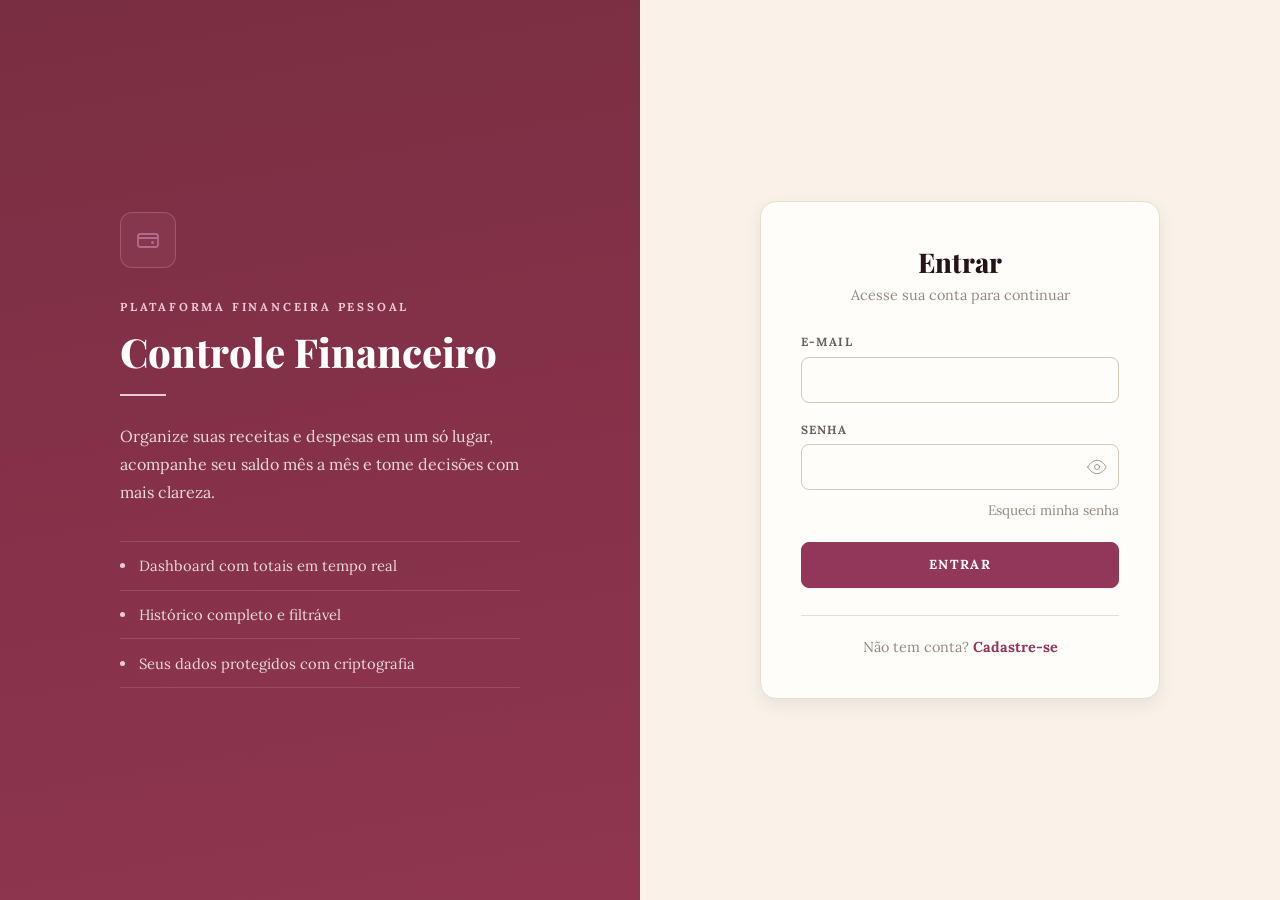
<file: controle-financeiro/target/classes/static/index.html>
<!DOCTYPE html>
<html lang="pt-BR">
<head>
    <meta charset="UTF-8">
    <meta name="viewport" content="width=device-width, initial-scale=1.0">
    <title>Controle Financeiro - Entrar</title>
    <link rel="icon" href="favicon.svg" type="image/svg+xml">
    <link rel="manifest" href="manifest.json">
    <meta name="theme-color" content="#7a2e42">
    <link rel="apple-touch-icon" href="icons/icon-192.png">
    <link rel="preconnect" href="https://fonts.googleapis.com">
    <link rel="stylesheet" href="https://fonts.googleapis.com/css2?family=Playfair+Display:wght@700;800;900&family=Lora:ital,wght@0,400;0,500;0,600;0,700;1,400&family=Courier+Prime:wght@400;700&display=swap">
    <link rel="stylesheet" href="base-style.css">
    <link rel="stylesheet" href="components-style.css">
    <link rel="stylesheet" href="auth-style.css">
</head>
<body>

    <div class="auth-page">

        <!-- PAINEL DE MARCA -->
        <div class="auth-brand">
            <div class="auth-brand-content">
                <div class="auth-brand-logo">
                    <svg viewBox="0 0 24 24" fill="none" stroke="currentColor" stroke-width="1.8" stroke-linecap="round" stroke-linejoin="round"><rect x="2" y="6" width="20" height="13" rx="2.5"/><path d="M2 10h20"/><circle cx="16.5" cy="14.5" r="1.5" fill="currentColor" stroke="none"/></svg>
                </div>
                <span class="auth-brand-eyebrow">Plataforma Financeira Pessoal</span>
                <h1>Controle Financeiro</h1>
                <div class="auth-brand-rule"></div>
                <p>Organize suas receitas e despesas em um só lugar, acompanhe seu saldo mês a mês e tome decisões com mais clareza.</p>
                <ul class="auth-brand-list">
                    <li>Dashboard com totais em tempo real</li>
                    <li>Histórico completo e filtrável</li>
                    <li>Seus dados protegidos com criptografia</li>
                </ul>
            </div>
        </div>

        <!-- PAINEL DE FORMULÁRIOS -->
        <div class="auth-forms">
            <div class="auth-forms-inner">

                <!-- CARD DE LOGIN -->
                <div id="loginBox" class="form-box">
                    <h2>Entrar</h2>
                    <p class="form-subtitle">Acesse sua conta para continuar</p>
                    <form id="loginForm" novalidate>
                        <div class="form-group">
                            <label for="loginEmail">E-mail</label>
                            <input type="email" id="loginEmail" class="form-control" required>
                        </div>
                        <div class="form-group">
                            <label for="loginSenha">Senha</label>
                            <div class="password-field">
                                <input type="password" id="loginSenha" class="form-control" required>
                                <button type="button" class="password-toggle" aria-label="Mostrar senha">
                                    <svg class="eye-open" viewBox="0 0 24 24" fill="none" stroke="currentColor" stroke-linecap="round" stroke-linejoin="round"><path d="M1 12s4-8 11-8 11 8 11 8-4 8-11 8-11-8-11-8z"/><circle cx="12" cy="12" r="3"/></svg>
                                    <svg class="eye-closed" viewBox="0 0 24 24" fill="none" stroke="currentColor" stroke-linecap="round" stroke-linejoin="round"><path d="M17.94 17.94A10.94 10.94 0 0 1 12 20c-7 0-11-8-11-8a21.8 21.8 0 0 1 5.06-6.06M9.9 4.24A10.94 10.94 0 0 1 12 4c7 0 11 8 11 8a21.8 21.8 0 0 1-2.16 3.19m-6.72-1.07a3 3 0 1 1-4.24-4.24"/><line x1="1" y1="1" x2="23" y2="23"/></svg>
                                </button>
                            </div>
                        </div>
                        <div class="forgot-link-container">
                            <a href="#" id="toRecover" class="forgot-link">Esqueci minha senha</a>
                        </div>
                        <button type="submit" class="btn btn-primary">Entrar</button>
                    </form>
                    <p class="form-footer">Não tem conta? <a href="#" id="toRegister">Cadastre-se</a></p>
                </div>

                <!-- CARD DE CADASTRO -->
                <div id="registerBox" class="form-box hidden">
                    <h2>Criar Conta</h2>
                    <p class="form-subtitle">Leva menos de um minuto</p>
                    <form id="registerForm" novalidate>
                        <div class="form-group">
                            <label for="regNome">Nome Completo</label>
                            <input type="text" id="regNome" class="form-control" required>
                        </div>
                        <div class="form-group">
                            <label for="regEmail">E-mail</label>
                            <input type="email" id="regEmail" class="form-control" required>
                        </div>
                        <div class="form-group">
                            <label for="regSenha">Senha</label>
                            <div class="password-field">
                                <input type="password" id="regSenha" class="form-control" required>
                                <button type="button" class="password-toggle" aria-label="Mostrar senha">
                                    <svg class="eye-open" viewBox="0 0 24 24" fill="none" stroke="currentColor" stroke-linecap="round" stroke-linejoin="round"><path d="M1 12s4-8 11-8 11 8 11 8-4 8-11 8-11-8-11-8z"/><circle cx="12" cy="12" r="3"/></svg>
                                    <svg class="eye-closed" viewBox="0 0 24 24" fill="none" stroke="currentColor" stroke-linecap="round" stroke-linejoin="round"><path d="M17.94 17.94A10.94 10.94 0 0 1 12 20c-7 0-11-8-11-8a21.8 21.8 0 0 1 5.06-6.06M9.9 4.24A10.94 10.94 0 0 1 12 4c7 0 11 8 11 8a21.8 21.8 0 0 1-2.16 3.19m-6.72-1.07a3 3 0 1 1-4.24-4.24"/><line x1="1" y1="1" x2="23" y2="23"/></svg>
                                </button>
                            </div>
                            <!-- Checklist de requisitos injetado via JS logo abaixo -->
                        </div>
                        <button type="submit" class="btn btn-primary">Cadastrar</button>
                    </form>
                    <p class="form-footer">Já tem conta? <a href="#" id="toLogin">Entrar</a></p>
                </div>

                <!-- CARD DE RECUPERAÇÃO DE SENHA -->
                <div id="recoverBox" class="form-box hidden">
                    <h2>Recuperar Senha</h2>
                    <p class="form-subtitle">Informe seu e-mail para receber um link de redefinição</p>
                    <form id="recoverForm" novalidate>
                        <div class="form-group">
                            <label for="recEmail">E-mail</label>
                            <input type="email" id="recEmail" class="form-control" required>
                        </div>
                        <button type="submit" class="btn btn-primary">Enviar link de redefinição</button>
                    </form>
                    <p class="form-footer"><a href="#" id="backToLoginFromRecover">Voltar para o login</a></p>
                </div>

            </div>
        </div>
    </div>

    <!-- Modal de notificação (sucesso/erro) -->
    <div id="notificationModal" class="modal-overlay hidden">
        <div class="modal-box">
            <h3 id="modalTitle">Aviso</h3>
            <p id="modalMessage">...</p>
            <div class="modal-buttons">
                <button id="modalCloseBtn" class="btn btn-primary">Ok</button>
            </div>
        </div>
    </div>

    <script src="config.js"></script>
    <script src="api-client.js"></script>
    <script src="password-rules.js"></script>
    <script src="auth-script.js"></script>
</body>
</html>
</file>
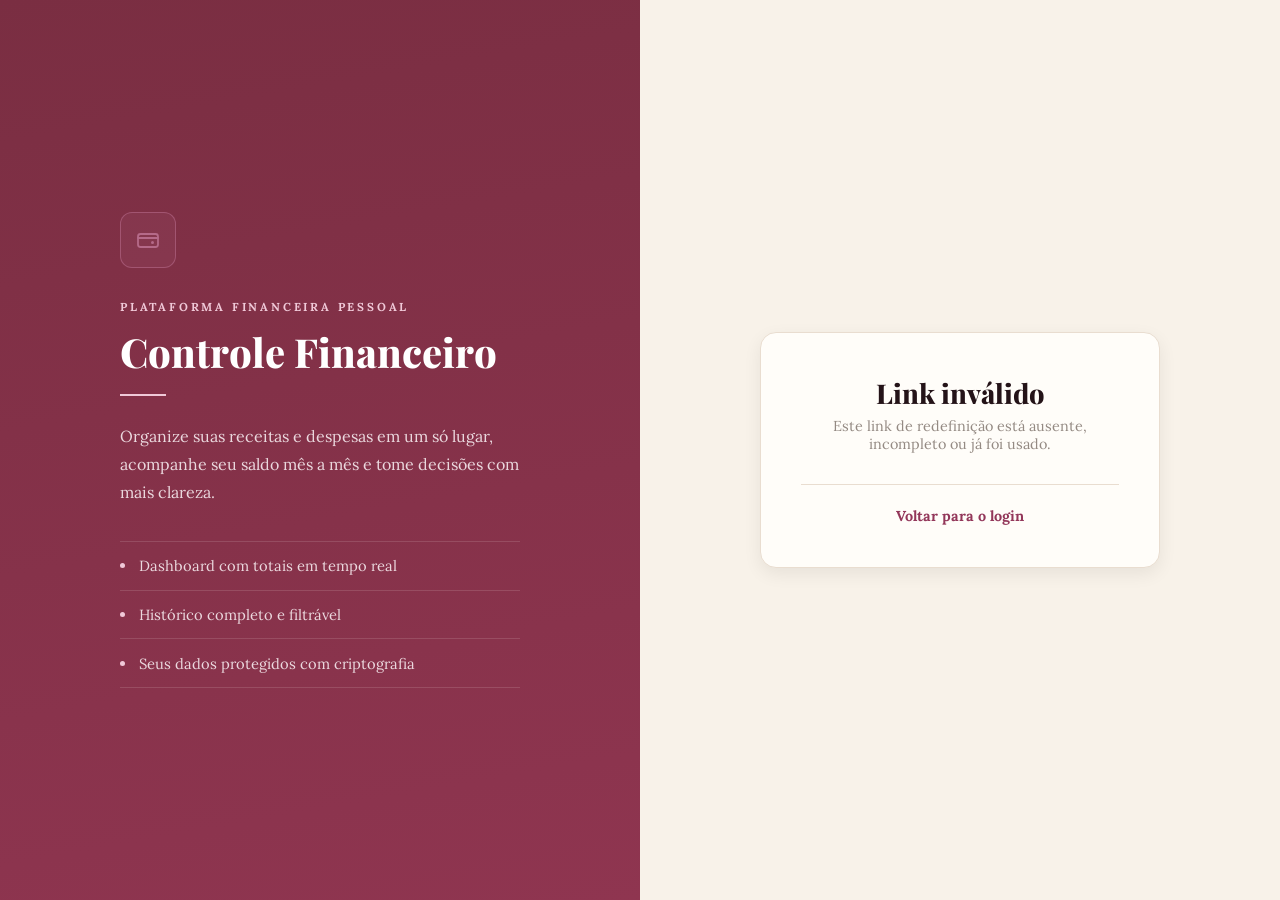
<file: controle-financeiro/target/classes/static/redefinir-senha.html>
<!DOCTYPE html>
<html lang="pt-BR">
<head>
    <meta charset="UTF-8">
    <meta name="viewport" content="width=device-width, initial-scale=1.0">
    <title>Controle Financeiro - Redefinir Senha</title>
    <link rel="icon" href="favicon.svg" type="image/svg+xml">
    <link rel="manifest" href="manifest.json">
    <meta name="theme-color" content="#7a2e42">
    <link rel="apple-touch-icon" href="icons/icon-192.png">
    <link rel="preconnect" href="https://fonts.googleapis.com">
    <link rel="stylesheet" href="https://fonts.googleapis.com/css2?family=Playfair+Display:wght@700;800;900&family=Lora:ital,wght@0,400;0,500;0,600;0,700;1,400&family=Courier+Prime:wght@400;700&display=swap">
    <link rel="stylesheet" href="base-style.css">
    <link rel="stylesheet" href="components-style.css">
    <link rel="stylesheet" href="auth-style.css">
</head>
<body>

    <div class="auth-page">

        <!-- PAINEL DE MARCA -->
        <div class="auth-brand">
            <div class="auth-brand-content">
                <div class="auth-brand-logo">
                    <svg viewBox="0 0 24 24" fill="none" stroke="currentColor" stroke-width="1.8" stroke-linecap="round" stroke-linejoin="round"><rect x="2" y="6" width="20" height="13" rx="2.5"/><path d="M2 10h20"/><circle cx="16.5" cy="14.5" r="1.5" fill="currentColor" stroke="none"/></svg>
                </div>
                <span class="auth-brand-eyebrow">Plataforma Financeira Pessoal</span>
                <h1>Controle Financeiro</h1>
                <div class="auth-brand-rule"></div>
                <p>Organize suas receitas e despesas em um só lugar, acompanhe seu saldo mês a mês e tome decisões com mais clareza.</p>
                <ul class="auth-brand-list">
                    <li>Dashboard com totais em tempo real</li>
                    <li>Histórico completo e filtrável</li>
                    <li>Seus dados protegidos com criptografia</li>
                </ul>
            </div>
        </div>

        <!-- PAINEL DE FORMULÁRIO -->
        <div class="auth-forms">
            <div class="auth-forms-inner">

                <div id="redefinirBox" class="form-box">
                    <h2>Nova Senha</h2>
                    <p class="form-subtitle">Escolha uma nova senha para sua conta</p>
                    <form id="redefinirForm" novalidate>
                        <div class="form-group">
                            <label for="novaSenha">Nova Senha</label>
                            <div class="password-field">
                                <input type="password" id="novaSenha" class="form-control" required>
                                <button type="button" class="password-toggle" aria-label="Mostrar senha">
                                    <svg class="eye-open" viewBox="0 0 24 24" fill="none" stroke="currentColor" stroke-linecap="round" stroke-linejoin="round"><path d="M1 12s4-8 11-8 11 8 11 8-4 8-11 8-11-8-11-8z"/><circle cx="12" cy="12" r="3"/></svg>
                                    <svg class="eye-closed" viewBox="0 0 24 24" fill="none" stroke="currentColor" stroke-linecap="round" stroke-linejoin="round"><path d="M17.94 17.94A10.94 10.94 0 0 1 12 20c-7 0-11-8-11-8a21.8 21.8 0 0 1 5.06-6.06M9.9 4.24A10.94 10.94 0 0 1 12 4c7 0 11 8 11 8a21.8 21.8 0 0 1-2.16 3.19m-6.72-1.07a3 3 0 1 1-4.24-4.24"/><line x1="1" y1="1" x2="23" y2="23"/></svg>
                                </button>
                            </div>
                        </div>
                        <button type="submit" class="btn btn-primary">Redefinir Senha</button>
                    </form>
                    <p class="form-footer"><a href="index.html">Voltar para o login</a></p>
                </div>

                <div id="linkInvalidoBox" class="form-box hidden">
                    <h2>Link inválido</h2>
                    <p class="form-subtitle">Este link de redefinição está ausente, incompleto ou já foi usado.</p>
                    <p class="form-footer"><a href="index.html">Voltar para o login</a></p>
                </div>

            </div>
        </div>

    </div>

    <!-- Modal de avisos (mesmo padrão usado no restante do sistema) -->
    <div id="notificationModal" class="modal-overlay hidden">
        <div class="modal-box">
            <h3 id="modalTitle">Aviso</h3>
            <p id="modalMessage">...</p>
            <div class="modal-buttons">
                <button id="modalCloseBtn" class="btn btn-primary">Ok</button>
            </div>
        </div>
    </div>

    <script src="config.js"></script>
    <script src="api-client.js"></script>
    <script src="password-rules.js"></script>
    <script src="redefinir-senha-script.js"></script>
</body>
</html>
</file>
<file: controle-financeiro/target/classes/static/base-style.css>
/* =======================================================
   DESIGN SYSTEM — CONTROLE FINANCEIRO
   ======================================================= */

:root {
    /* Paleta base — creme suave, quente e macio */
    --color-bg: #f8f2e9;
    --color-surface: #fffdf9;
    --color-border: #e9ddd0;
    --color-border-strong: #d8c8b6;

    /* Texto — quase preto, com leve fundo de vinho */
    --color-text: #241318;
    --color-text-muted: #6b5f5a;
    --color-text-soft: #948a83;

    /* Tinta — tons de vinho mais claros, para os degradês de marca */
    --color-ink: #7a2e42;
    --color-ink-bridge: #8f3550;

    /* Cor de marca (ações primárias) e cor de destaque secundária */
    --color-primary: #93375a;
    --color-primary-hover: #7c2a49;
    --color-primary-soft: #f4e3ea;

    --color-accent: #b56a89;
    --color-accent-hover: #a0567a;
    --color-accent-soft: #f8ecf1;
    --color-accent-on-dark: #f0c9d8;

    /* Feedback — harmonizados com o vinho e o creme */
    --color-success: #4b6b45;
    --color-success-dark: #37502f;
    --color-success-soft: #e8ede2;

    --color-danger: #a8402c;
    --color-danger-dark: #832f20;
    --color-danger-soft: #f5e2dc;

    /* Estrutura — cantos discretos */
    --radius-sm: 8px;
    --radius-md: 12px;
    --radius-lg: 16px;

    --shadow-sm: 0 1px 2px rgba(20, 20, 18, 0.05);
    --shadow-md: 0 6px 18px rgba(20, 20, 18, 0.07);
    --shadow-lg: 0 20px 45px rgba(20, 20, 18, 0.14);

    /* Tipografia — serifada, editorial, atemporal */
    --font-display: 'Playfair Display', Georgia, 'Times New Roman', serif;
    --font-base: 'Lora', Georgia, 'Times New Roman', serif;
    --font-mono: 'Courier Prime', 'Courier New', monospace;
}

* {
    margin: 0;
    padding: 0;
    box-sizing: border-box;
    font-family: var(--font-base);
}

body {
    background-color: var(--color-bg);
    color: var(--color-text);
}

h1, h2, h3 {
    font-family: var(--font-display);
}

a {
    color: var(--color-text);
}

.hidden {
    display: none !important;
}

/* Barra de rolagem*/
::-webkit-scrollbar { width: 10px; }
::-webkit-scrollbar-track { background: transparent; }
::-webkit-scrollbar-thumb { background: var(--color-border-strong); border-radius: 10px; }
</file>
<file: controle-financeiro/target/classes/static/components-style.css>
/* =======================================================
   🧩 COMPONENTES REUTILIZÁVEIS
   Botões, inputs, modais, alertas e checklist de senha —
   usados tanto no login/cadastro quanto no painel.
   Vintage editorial + cantos macios + cor viva.
   ======================================================= */

/* ---------- Formulários ---------- */
.form-group {
    margin-bottom: 1.2rem;
    text-align: left;
}

.form-group label {
    display: block;
    margin-bottom: 0.45rem;
    font-size: 0.74rem;
    font-weight: 700;
    color: var(--color-text-muted);
    text-transform: uppercase;
    letter-spacing: 1.1px;
}

.form-control {
    width: 100%;
    height: 46px;
    padding: 0 0.9rem;
    border-radius: var(--radius-sm);
    border: 1.5px solid var(--color-border-strong);
    background-color: var(--color-surface);
    color: var(--color-text);
    font-family: var(--font-base);
    font-size: 0.95rem;
    outline: none;
    transition: border-color 0.15s ease, box-shadow 0.15s ease;
}

.form-control:focus {
    border-color: var(--color-accent);
    box-shadow: 0 0 0 3px var(--color-accent-soft);
}

textarea.form-control {
    height: auto;
    padding: 0.7rem 0.9rem;
}

/* Campo de senha com botão de mostrar/ocultar */
.password-field {
    position: relative;
}

.password-field .form-control {
    padding-right: 2.8rem;
}

.password-toggle {
    position: absolute;
    top: 0;
    right: 0;
    height: 46px;
    width: 2.8rem;
    display: flex;
    align-items: center;
    justify-content: center;
    background: none;
    border: none;
    cursor: pointer;
    color: var(--color-text-soft);
    font-size: 1.1rem;
    line-height: 1;
}

.password-toggle:hover {
    color: var(--color-primary);
}

.password-toggle svg {
    width: 20px;
    height: 20px;
    stroke: currentColor;
}

.eye-closed { display: none; }
.password-field.is-visible .eye-open { display: none; }
.password-field.is-visible .eye-closed { display: block; }

/* ---------- Checklist de requisitos de senha ---------- */
.password-requirements {
    list-style: none;
    margin-top: 0.6rem;
    padding: 0.85rem 1rem;
    background-color: var(--color-accent-soft);
    border: 1px solid var(--color-border);
    border-radius: var(--radius-sm);
    display: grid;
    gap: 0.4rem;
}

.password-requirements li {
    display: flex;
    align-items: center;
    gap: 0.5rem;
    font-size: 0.8rem;
    color: var(--color-text-muted);
    transition: color 0.15s ease;
}

.password-requirements li .req-icon {
    flex: none;
    width: 16px;
    height: 16px;
    border-radius: 50%;
    border: 1.5px solid var(--color-border-strong);
    display: flex;
    align-items: center;
    justify-content: center;
    font-size: 0.65rem;
    color: transparent;
    transition: all 0.15s ease;
}

.password-requirements li.valid {
    color: var(--color-success-dark);
    font-weight: 600;
}

.password-requirements li.valid .req-icon {
    background-color: var(--color-success);
    border-color: var(--color-success);
    color: #fff;
}

.password-requirements li.valid .req-icon::after {
    content: "✓";
}

/* ---------- Botões ---------- */
.btn {
    display: inline-flex;
    align-items: center;
    justify-content: center;
    width: 100%;
    height: 46px;
    padding: 0 1.2rem;
    border-radius: var(--radius-sm);
    font-family: var(--font-base);
    font-size: 0.82rem;
    font-weight: 700;
    text-transform: uppercase;
    letter-spacing: 1.3px;
    cursor: pointer;
    transition: background-color 0.15s ease, color 0.15s ease, transform 0.05s ease, box-shadow 0.15s ease;
}

.btn:active { transform: translateY(1px); }

.btn-primary {
    background-color: var(--color-primary);
    color: #fff;
    border: 1px solid var(--color-primary);
    box-shadow: var(--shadow-sm);
}
.btn-primary:hover { background-color: var(--color-primary-hover); border-color: var(--color-primary-hover); box-shadow: var(--shadow-md); }

.btn-secondary {
    background-color: transparent;
    color: var(--color-text);
    border: 1.5px solid var(--color-border-strong);
}
.btn-secondary:hover { background-color: var(--color-bg); border-color: var(--color-text); }

.btn-danger {
    background-color: var(--color-danger);
    color: #fff;
    border: 1px solid var(--color-danger);
}
.btn-danger:hover { background-color: var(--color-danger-dark); border-color: var(--color-danger-dark); }

.btn:disabled {
    opacity: 0.5;
    cursor: not-allowed;
}

/* ---------- Modais ---------- */
.modal-overlay {
    position: fixed;
    inset: 0;
    background-color: rgba(36, 31, 26, 0.5);
    backdrop-filter: blur(3px);
    display: flex;
    justify-content: center;
    align-items: center;
    z-index: 9999;
    padding: 1rem;
}

.modal-box {
    background-color: var(--color-surface);
    border: 1px solid var(--color-border);
    padding: 2.2rem;
    border-radius: var(--radius-lg);
    max-width: 420px;
    width: 100%;
    text-align: center;
    box-shadow: var(--shadow-lg);
    animation: modal-in 0.16s ease-out;
}

@keyframes modal-in {
    from { transform: scale(0.97); opacity: 0; }
    to { transform: scale(1); opacity: 1; }
}

.modal-box h3 {
    margin-bottom: 0.9rem;
    font-size: 1.4rem;
    font-weight: 800;
    color: var(--color-text);
}

.modal-box h3.sucesso { color: var(--color-success-dark); }
.modal-box h3.erro { color: var(--color-danger-dark); }

.modal-box p {
    color: var(--color-text-muted);
    font-size: 0.95rem;
    line-height: 1.6;
    margin-bottom: 1.8rem;
}

.modal-box form {
    text-align: left;
}

.modal-buttons {
    display: flex;
    gap: 0.8rem;
    margin-top: 0.5rem;
}

.modal-buttons .btn { flex: 1; }

/* ---------- Badge de status  ---------- */
.badge {
    display: inline-flex;
    align-items: center;
    padding: 0.25rem 0.7rem;
    border-radius: 999px;
    font-size: 0.68rem;
    font-weight: 700;
    text-transform: uppercase;
    letter-spacing: 0.5px;
    font-family: var(--font-base);
}

.badge-success { background-color: var(--color-success-soft); color: var(--color-success-dark); }
.badge-danger { background-color: var(--color-danger-soft); color: var(--color-danger-dark); }
</file>
<file: controle-financeiro/target/classes/static/auth-style.css>
/* =======================================================
   TELA DE LOGIN / CADASTRO / RECUPERAÇÃO DE SENHA
   Layout específico desta página. Botões, inputs e modais
   compartilhados vêm de components-style.css.
   ======================================================= */

body {
    min-height: 100vh;
}

.auth-page {
    min-height: 100vh;
    display: grid;
    grid-template-columns: 1fr 1fr;
}

/* ---------- Painel de marca (esquerda) ---------- */
.auth-brand {
    background: linear-gradient(170deg, var(--color-ink) 0%, var(--color-ink-bridge) 100%);
    color: #f3e6ea;
    display: flex;
    align-items: center;
    justify-content: center;
    padding: 3rem;
    position: relative;
}

.auth-brand-content {
    max-width: 400px;
    position: relative;
    z-index: 1;
}

.auth-brand-logo {
    width: 56px;
    height: 56px;
    border-radius: var(--radius-md);
    border: 1px solid rgba(181, 106, 137, 0.6);
    background: rgba(181, 106, 137, 0.12);
    display: flex;
    align-items: center;
    justify-content: center;
    margin-bottom: 1.7rem;
}

.auth-brand-logo svg {
    width: 24px;
    height: 24px;
    color: var(--color-accent);
}

.auth-brand-eyebrow {
    display: inline-block;
    font-size: 0.72rem;
    text-transform: uppercase;
    letter-spacing: 2.8px;
    color: var(--color-accent-on-dark);
    font-weight: 700;
    margin-bottom: 0.9rem;
}

.auth-brand h1 {
    font-size: 2.5rem;
    font-weight: 800;
    line-height: 1.2;
    margin-bottom: 1.1rem;
    color: #fff;
}

.auth-brand-rule {
    width: 46px;
    height: 2px;
    background: var(--color-accent-on-dark);
    margin-bottom: 1.6rem;
}

.auth-brand p {
    color: rgba(243, 230, 234, 0.92);
    font-size: 1rem;
    line-height: 1.75;
    margin-bottom: 2.2rem;
}

.auth-brand-list {
    list-style: none;
    display: grid;
    gap: 0;
}

.auth-brand-list li {
    display: flex;
    align-items: center;
    gap: 0.85rem;
    font-size: 0.92rem;
    color: rgba(243, 230, 234, 0.92);
    padding: 0.9rem 0;
    border-top: 1px solid rgba(243, 230, 234, 0.14);
}

.auth-brand-list li:last-child {
    border-bottom: 1px solid rgba(243, 230, 234, 0.14);
}

.auth-brand-list li::before {
    content: "";
    flex: none;
    width: 5px;
    height: 5px;
    border-radius: 50%;
    background: var(--color-accent-on-dark);
}
.auth-forms {
    background-color: var(--color-bg);
    display: flex;
    align-items: center;
    justify-content: center;
    padding: 2rem;
}

.auth-forms-inner {
    width: 100%;
    max-width: 400px;
}

.form-box {
    background-color: var(--color-surface);
    padding: 2.6rem 2.5rem;
    border-radius: var(--radius-lg);
    border: 1px solid var(--color-border);
    box-shadow: var(--shadow-md);
}

.form-box h2 {
    text-align: center;
    color: var(--color-text);
    font-size: 1.7rem;
    font-weight: 800;
}

.form-subtitle {
    text-align: center;
    color: var(--color-text-soft);
    font-size: 0.9rem;
    margin-top: 0.4rem;
    margin-bottom: 1.9rem;
}

.forgot-link-container {
    text-align: right;
    margin-top: -0.6rem;
    margin-bottom: 1.4rem;
}

.forgot-link {
    color: var(--color-text-soft);
    font-size: 0.85rem;
    text-decoration: none;
    transition: color 0.15s ease;
}

.forgot-link:hover {
    color: var(--color-primary);
    text-decoration: underline;
}

.form-footer {
    margin-top: 1.7rem;
    padding-top: 1.4rem;
    border-top: 1px solid var(--color-border);
    text-align: center;
    font-size: 0.9rem;
    color: var(--color-text-soft);
}

.form-footer a {
    color: var(--color-primary);
    text-decoration: none;
    font-weight: 700;
}

.form-footer a:hover {
    text-decoration: underline;
}

/* ---------- Responsivo ---------- */
@media (max-width: 900px) {
    .auth-page {
        grid-template-columns: 1fr;
    }

    .auth-brand {
        padding: 1.8rem 1.5rem;
    }

    .auth-brand-content {
        max-width: 100%;
    }

    .auth-brand-logo {
        width: 44px;
        height: 44px;
        margin-bottom: 1rem;
    }

    .auth-brand-logo svg { width: 20px; height: 20px; }

    .auth-brand-eyebrow { margin-bottom: 0.5rem; }

    .auth-brand h1 {
        font-size: 1.5rem;
        margin-bottom: 0.6rem;
    }

    .auth-brand-rule { margin-bottom: 0.9rem; }

    .auth-brand p,
    .auth-brand-list {
        display: none;
    }
}

@media (max-width: 480px) {
    .auth-forms {
        padding: 1.2rem;
    }

    .form-box {
        padding: 2rem 1.5rem;
    }
}
</file>
